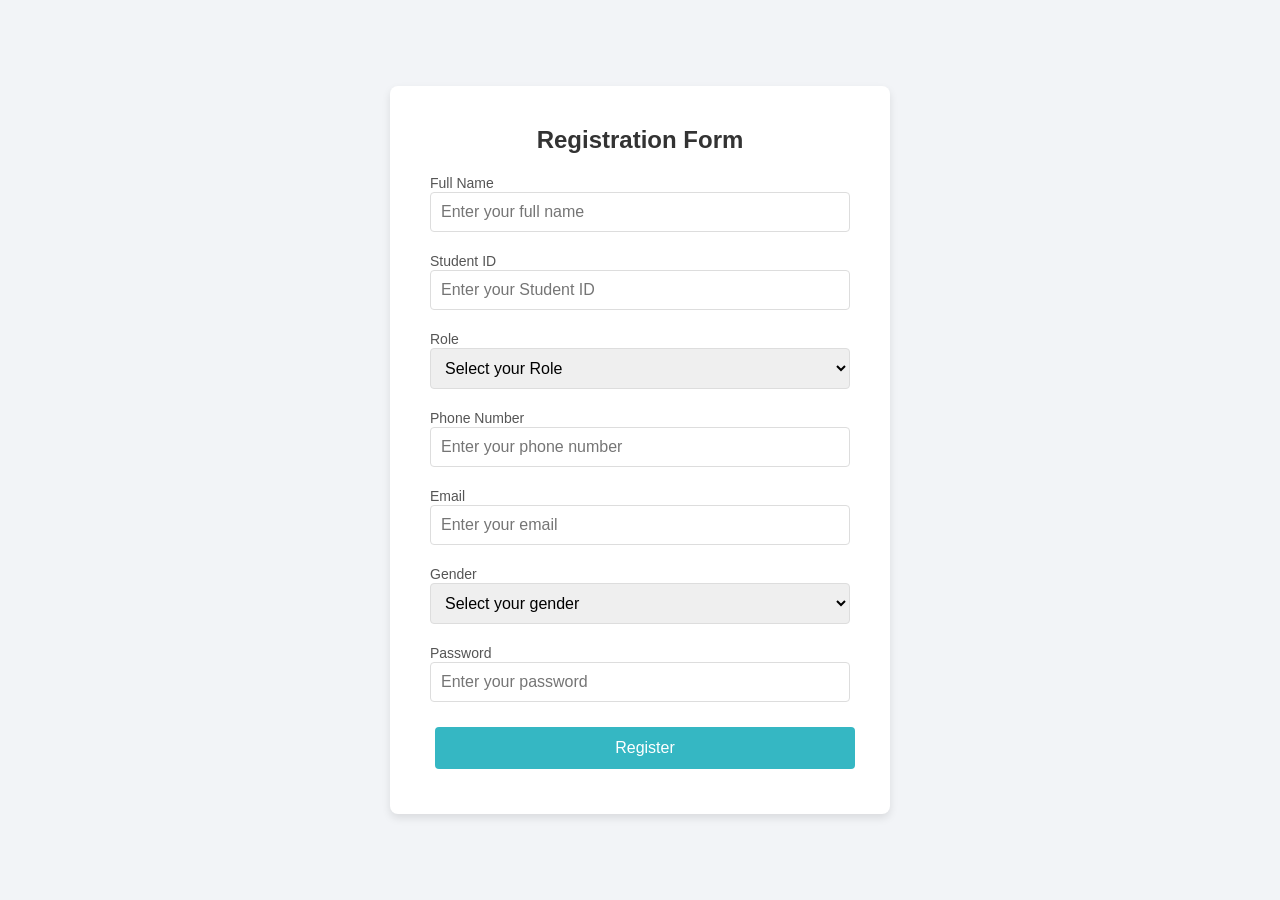
<file: backend/public/index.html>
<!DOCTYPE html>
<html lang="en">
<head>
    <meta charset="UTF-8">
    <meta name="viewport" content="width=device-width, initial-scale=1.0">
    <meta http-equiv="X-UA-Compatible" content="ie=edge">
    <title>Student Registration</title>
    <link rel="stylesheet" href="style.css">
</head>
<body>
    <div class="container">
        <div class="form-container">
            <h2>Registration Form</h2>
            <form action="/user/post" method="post" class="registration-form">
                <div class="input-group">
                    <label for="name">Full Name</label>
                    <input type="text" id="name" name="name" required placeholder="Enter your full name">
                </div>
                <div class="input-group">
                    <label for="studentID">Student ID</label>
                    <input type="text" id="studentID" name="studentID" required placeholder="Enter your Student ID">
                </div>
                <div class="input-group">
                    <label for="role">Role</label>
                    <select id="role" name="role" required>
                        <option value="" disabled selected>Select your Role</option>
                        <option value="admin">Admin</option>
                        <option value="student">Student</option>
                       
                    </select>
                </div>
                <div class="input-group">
                    <label for="phone">Phone Number</label>
                    <input type="tel" id="phone" name="phone" required placeholder="Enter your phone number">
                </div>
                <div class="input-group">
                    <label for="email">Email</label>
                    <input type="email" id="email" name="email" required placeholder="Enter your email">
                </div>
                <div class="input-group">
                    <label for="gender">Gender</label>
                    <select id="gender" name="gender" required>
                        <option value="" disabled selected>Select your gender</option>
                        <option value="male">Male</option>
                        <option value="female">Female</option>
                        <option value="other">Other</option>
                    </select>
                </div>
                <div class="input-group">
                    <label for="password">Password</label>
                    <input type="password" id="password" name="password" required placeholder="Enter your password">
                </div>
                <button type="submit" class="btn">Register</button>
            </form>
        </div>
    </div>

</body>
</html>
</file>
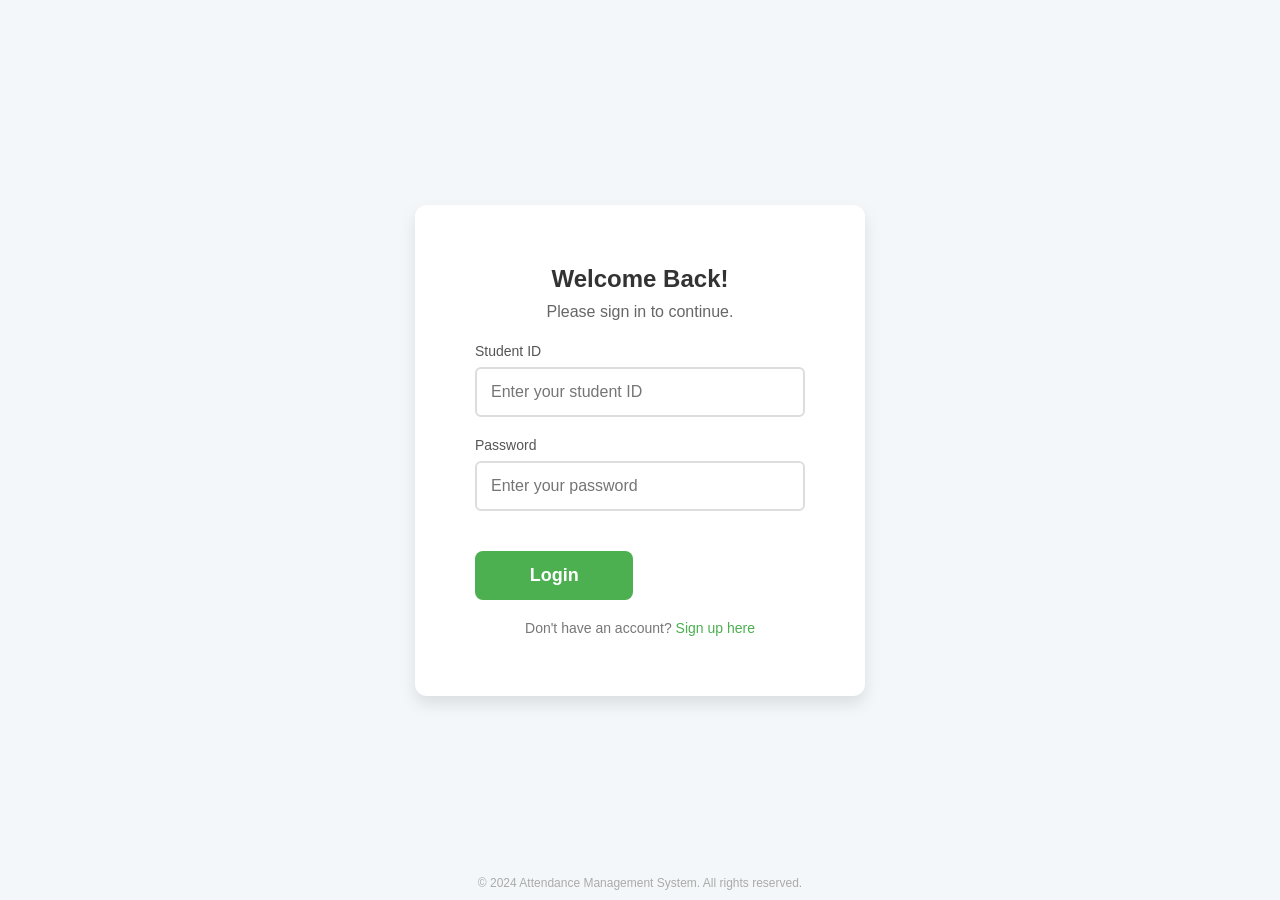
<file: backend/public/login.html>
<!DOCTYPE html>
<html lang="en">
  <head>
    <meta charset="UTF-8" />
    <meta name="viewport" content="width=device-width, initial-scale=1.0" />
    <meta http-equiv="X-UA-Compatible" content="ie=edge" />
    <title>Login - Attendance Management System</title>
    <style>
      * {
        margin: 0;
        padding: 0;
        box-sizing: border-box;
      }

      body {
        font-family: "Arial", sans-serif;
        background-color: #f4f7fa; /* White background */
        display: flex;
        justify-content: center;
        align-items: center;
        height: 100vh;
        color: #333;
      }

      .login-container {
        background: #fff;
        padding: 40px;
        border-radius: 12px;
        box-shadow: 0 8px 16px rgba(0, 0, 0, 0.1);
        width: 100%;
        max-width: 450px;
      }

      .login-box {
        text-align: center;
        padding: 20px;
      }

      h2 {
        color: #333;
        font-size: 32px;
        margin-bottom: 30px;
        font-weight: 700;
      }

      .input-group {
        margin-bottom: 20px;
        text-align: left;
      }

      label {
        font-size: 14px;
        color: #555;
        margin-bottom: 8px;
        display: block;
      }

      input {
        width: 100%;
        padding: 14px;
        font-size: 16px;
        color: #333;
        border: 2px solid #ddd;
        border-radius: 6px;
        outline: none;
        transition: all 0.3s ease;
      }

      input:focus {
        border-color: #4caf50; /* Green border on focus */
        box-shadow: 0 0 10px rgba(76, 175, 80, 0.5);
      }

      .btn {
        width: 100%;
        padding: 14px;
        font-size: 18px;
        font-weight: 600;
        color: #fff;
        background-color: #4caf50; /* Green background */
        border: none;
        border-radius: 8px;
        cursor: pointer;
        transition: all 0.3s ease;
        margin-top: 20px;
      }

      .btn:hover {
        background-color: #45a049;
        transform: translateY(-4px); /* Button lift effect */
      }

      .btn:active {
        background-color: #3e8e41;
        transform: translateY(0); /* Button click effect */
      }

      .btn:focus {
        outline: none;
      }

      .btn-group {
        display: flex;
        justify-content: space-between;
        gap: 10px;
      }

      .btn-group .btn {
        width: 48%; /* Adjust width for buttons side by side */
      }

      h2 {
        color: #333;
        font-size: 24px;
        font-weight: bold;
        text-align: center;
        margin-bottom: 10px;
      }

      #msg {
        color: #666;
        font-size: 16px;
        text-align: center;
        margin-top: 0;
        margin-bottom: 22px;
      }

      p {
        margin-top: 20px;
        font-size: 14px;
        color: #777;
      }

      a {
        color: #4caf50;
        text-decoration: none;
      }

      a:hover {
        text-decoration: underline;
      }

      .footer {
        position: absolute;
        bottom: 10px;
        left: 50%;
        transform: translateX(-50%);
        font-size: 12px;
        color: #aaa;
        text-align: center;
      }
    </style>
  </head>
  <body>
    <div class="login-container">
      <div class="login-box">
        <h2>Welcome Back!</h2>
        <p id="msg">Please sign in to continue.</p>
        <form action="/student/dashboard" method="POST">
          <div class="input-group">
            <label for="studentID">Student ID</label>
            <input
              type="text"
              id="studentID"
              name="studentID"
              required
              placeholder="Enter your student ID"
            />
          </div>
          <div class="input-group">
            <label for="password">Password</label>
            <input
              type="password"
              id="password"
              name="password"
              required
              placeholder="Enter your password"
            />
          </div>
          <div class="btn-group">
            <button type="submit" class="btn" id="submitBtn">Login</button>
          </div>
          <p>Don't have an account? <a href="index.html">Sign up here</a></p>
        </form>
      </div>
    </div>
    <div class="footer">
      &copy; 2024 Attendance Management System. All rights reserved.
    </div>
  </body>
</html>
</file>
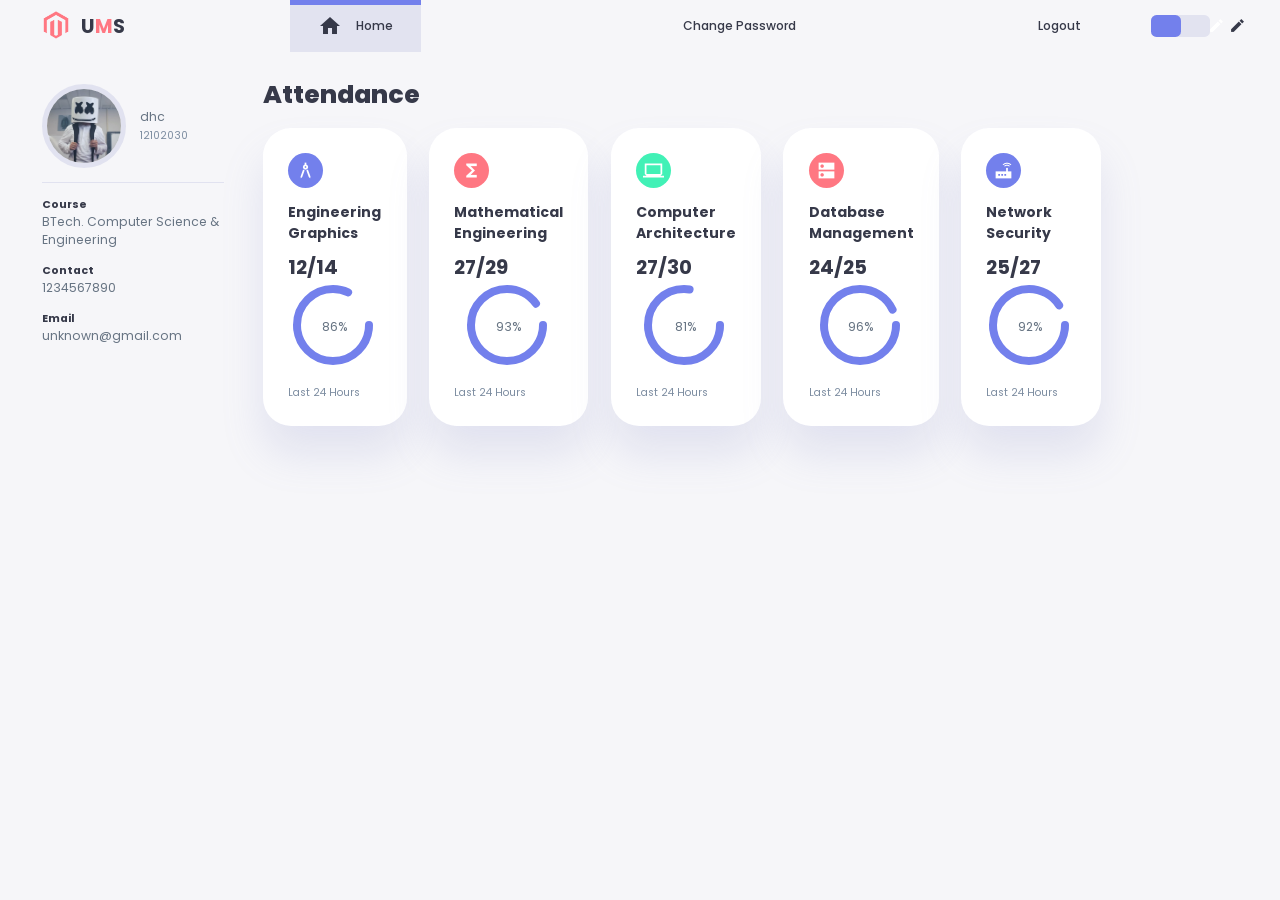
<file: backend/public/studentDash.html>
<!DOCTYPE html>
<html lang="en">
<head>
    <meta charset="UTF-8">
    <meta http-equiv="X-UA-Compatible" content="IE=edge">
    <meta name="viewport" content="width=device-width, initial-scale=1.0">
    <title>Student Dashboard</title>
    <link rel="shortcut icon" href="./images/logo.png">
    <link href="https://fonts.googleapis.com/icon?family=Material+Icons+Sharp" rel="stylesheet">
    <link rel="stylesheet" href="styles.css">
</head>
<body>
    <header>
        <div class="logo" title="University Management System">
            <img src="./images/logo.png" alt="">
            <h2>U<span class="danger">M</span>S</h2>
        </div>
        <div class="navbar">
            <a href="./studentDash.html" class="active">
                <span class="material-icons-sharp">home</span>
                <h3>Home</h3>
            </a>
            <!-- <a href="timetable.html" onclick="timeTableAll()">
                <span class="material-icons-sharp">today</span>
                <h3>Time Table</h3>
            </a> 
            <a href="exam.html">
                <span class="material-icons-sharp">grid_view</span>
                <h3>Examination</h3>
            </a> -->
            <a href="password.html">
                <span class="material-icons-sharp">password</span>
                <h3>Change Password</h3>
            </a>
            <a href="./login.html">
                <span class="material-icons-sharp" onclick="">logout</span>
                <h3>Logout</h3>
            </a>
        </div>
        <div id="profile-btn">
            <span class="material-icons-sharp">person</span>
        </div>
        <div class="theme-toggler">
            <span class="material-icons-sharp active">light_mode</span>
            <span class="material-icons-sharp">dark_mode</span>
        </div>
        
    </header>
    <div class="container">
        <aside>
            <div class="profile">
                <div class="top">
                    <div class="profile-photo">
                        <img src="./images/profile-1.jpg" alt="">
                    </div>
                    <div class="info">
                        <p id="name">dhc</p>
                        <small class="text-muted">12102030</small>
                    </div>
                </div>
                <div class="about">
                    <h5>Course</h5>
                    <p>BTech. Computer Science & Engineering</p>
                    <h5>Contact</h5>
                    <p>1234567890</p>
                    <h5>Email</h5>
                    <p>unknown@gmail.com</p>
                </div>
            </div>
        </aside>

        <main>
            <h1>Attendance</h1>
            <div class="subjects">
                <div class="eg">
                    <span class="material-icons-sharp">architecture</span>
                    <h3>Engineering Graphics</h3>
                    <h2>12/14</h2>
                    <div class="progress">
                        <svg><circle cx="38" cy="38" r="36"></circle></svg>
                        <div class="number"><p>86%</p></div>
                    </div>
                    <small class="text-muted">Last 24 Hours</small>
                </div>
                <div class="mth">
                    <span class="material-icons-sharp">functions</span>
                    <h3>Mathematical Engineering</h3>
                    <h2>27/29</h2>
                    <div class="progress">
                        <svg><circle cx="38" cy="38" r="36"></circle></svg>
                        <div class="number"><p>93%</p></div>
                    </div>
                    <small class="text-muted">Last 24 Hours</small>
                </div>
                <div class="cs">
                    <span class="material-icons-sharp">computer</span>
                    <h3>Computer Architecture</h3>
                    <h2>27/30</h2>
                    <div class="progress">
                        <svg><circle cx="38" cy="38" r="36"></circle></svg>
                        <div class="number"><p>81%</p></div>
                    </div>
                    <small class="text-muted">Last 24 Hours</small>
                </div>
                <div class="cg">
                    <span class="material-icons-sharp">dns</span>
                    <h3>Database Management</h3>
                    <h2>24/25</h2>
                    <div class="progress">
                        <svg><circle cx="38" cy="38" r="36"></circle></svg>
                        <div class="number"><p>96%</p></div>
                    </div>
                    <small class="text-muted">Last 24 Hours</small>
                </div>
                <div class="net">
                    <span class="material-icons-sharp">router</span>
                    <h3>Network Security</h3>
                    <h2>25/27</h2>
                    <div class="progress">
                        <svg><circle cx="38" cy="38" r="36"></circle></svg>
                        <div class="number"><p>92%</p></div>
                    </div>
                    <small class="text-muted">Last 24 Hours</small>
                </div>
            </div>

            <!-- <div class="timetable" id="timetable">
                <div>
                    <span id="prevDay">&lt;</span>
                    <h2>Today's Timetable</h2>
                    <span id="nextDay">&gt;</span>
                </div>
                <span class="closeBtn" onclick="timeTableAll()">X</span>
                <table>
                    <thead>
                        <tr>
                            <th>Time</th>
                            <th>Room No.</th>
                            <th>Subject</th>
                            <th></th>
                        </tr>
                    </thead>
                    <tbody></tbody>
                </table>
            </div> -->
        </main>

        <!-- <div class="right">
            <div class="announcements">
                <h2>Announcements</h2>
                <div class="updates">
                    <div class="message">
                        <p> <b>Academic</b> Summer training internship with Live Projects.</p>
                        <small class="text-muted">2 Minutes Ago</small>
                    </div>
                    <div class="message">
                        <p> <b>Co-curricular</b> Global internship oportunity by Student organization.</p>
                        <small class="text-muted">10 Minutes Ago</small>
                    </div>
                    <div class="message">
                        <p> <b>Examination</b> Instructions for Mid Term Examination.</p>
                        <small class="text-muted">Yesterday</small>
                    </div>
                </div>
            </div>

            <div class="leaves">
                <h2>Teachers on leave</h2>
                <div class="teacher">
                    <div class="profile-photo"><img src="./images/profile-2.jpeg" alt=""></div>
                    <div class="info">
                        <h3>The Professor</h3>
                        <small class="text-muted">Full Day</small>
                    </div>
                </div>
                <div class="teacher">
                    <div class="profile-photo"><img src="./images/profile-3.jpg" alt=""></div>
                    <div class="info">
                        <h3>Lisa Manobal</h3>
                        <small class="text-muted">Half Day</small>
                    </div>
                </div>
                <div class="teacher">
                    <div class="profile-photo"><img src="./images/profile-4.jpg" alt=""></div>
                    <div class="info">
                        <h3>Himanshu Jindal</h3>
                        <small class="text-muted">Full Day</small>
                    </div>
                </div>
            </div>

        </div> -->
    </div>
</body>
</html>
</file>
<file: backend/public/style.css>
/* Reset and Global Styles */
* {
    margin: 0;
    padding: 0;
    box-sizing: border-box;
}

body {
    font-family: Arial, sans-serif;
    background-color: #f0f4f7;
    display: flex;
    justify-content: center;
    align-items: center;
    height: 100vh;
}

.container {
    width: 100%;
    display: flex;
    justify-content: center;
    align-items: center;
}

.form-container {
    background-color: #fff;
    padding: 40px;
    border-radius: 8px;
    box-shadow: 0 4px 8px rgba(0, 0, 0, 0.1);
    width: 100%;
    max-width: 500px;
}

h2 {
    text-align: center;
    margin-bottom: 20px;
    color: #333;
}

.registration-form {
    display: flex;
    flex-direction: column;
}

.input-group {
    margin-bottom: 20px;
}

label {
    font-size: 14px;
    color: #555;
    margin-bottom: 5px;
}

input, select {
    padding: 10px;
    font-size: 16px;
    border: 1px solid #ddd;
    border-radius: 4px;
    width: 100%;
}

input:focus, select:focus {
    border-color: #0066cc;
    outline: none;
}

.btn {
    background-color: #0066cc;
    color: white;
    padding: 12px;
    border: none;
    border-radius: 4px;
    font-size: 16px;
    cursor: pointer;
    width: 100%;
}

.btn:hover {
    background-color: #005bb5;
}

/* Reset and Global Styles */
* {
    margin: 0;
    padding: 0;
    box-sizing: border-box;
}

body {
    font-family: Arial, sans-serif;
    background-color: #f2f4f7;
    display: flex;
    justify-content: center;
    align-items: center;
    height: 100vh;
}

.login-container {
    width: 100%;
    display: flex;
    justify-content: center;
    align-items: center;
}

.login-box {
    background-color: #fff;
    padding: 40px;
    border-radius: 8px;
    box-shadow: 0 4px 8px rgba(0, 0, 0, 0.1);
    width: 100%;
    max-width: 400px;
}

h2 {
    text-align: center;
    margin-bottom: 20px;
    color: #333;
}

.login-form {
    display: flex;
    flex-direction: column;
}

.input-group {
    margin-bottom: 20px;
}

label {
    font-size: 14px;
    color: #555;
    margin-bottom: 5px;
}

input {
    padding: 10px;
    font-size: 16px;
    border: 1px solid #ddd;
    border-radius: 4px;
    width: 100%;
}

input:focus {
    border-color: #0066cc;
    outline: none;
}

.btn {
    background-color: #35b7c3;
    color: white;
    padding: 12px;
    border: none;
    border-radius: 4px;
    font-size: 16px;
    cursor: pointer;
    width: 100%;
    margin: 5px;
}

.btn:hover {
    background-color: #005bb5;
}

p {
    text-align: center;
    margin-top: 15px;
}

p a {
    color: #0066cc;
    text-decoration: none;
}

p a:hover {
    text-decoration: underline;
}
.login{
    display: flex;
}
</file>
<file: backend/public/styles.css>
@import url('https://fonts.googleapis.com/css2?family=Cairo:wght@200;300;400;500;600;700;800;900&family=Poppins:wght@300;400;500;600;700;800&display=swap');

:root{
    --color-primary: #7380ec;
    --color-danger: #ff7782;
    --color-success: #41f1b6;
    --color-warning: #ffbb55;
    --color-white: #fff;
    --color-info: #7d8da1;
    --color-dark: #363949;
    --color-light: rgba(132, 139, 200, 0.18);
    --color-dark-varient: #677483;
    --color-background: #f6f6f9;
    
    --card-border-radius: 2rem;
    --border-radius-1: 0.4rem;
    --border-radius-2: 1.2rem;

    --card-padding: 1.8rem;
    --box-shadow: 0 2rem 3rem var(--color-light)    
}

.dark-theme{
    --color-background: #181a1e;
    --color-white: #202528;
    --color-dark: #edeffd;
    --color-dark-varient: #a3bdcc;
    --color-light: rgba(0,0,0,0.4);
    --box-shadow: 0 2rem 3rem var(--color-light)
}


*{
    margin:0;
    padding: 0;
    text-decoration: none;
    list-style: none;
    box-sizing: border-box;
}

html{
    font-size: 14px;
    scroll-behavior: smooth;
}
body{
    font-family: 'Poppins', sans-serif;
    font-size: .88rem;
    background: var(--color-background);
    user-select: none;
    overflow-x: hidden;
    color: var(--color-dark);
}
*{
    color: var(--color-dark);
}
img{
    display: block;
    width: 100%;
}
h1{
    font-weight: 800;
    font-size: 1.8rem;
}
h2{font-size: 1.4rem;}
h3{font-size: .87rem;}
h4{font-size: .8rem;}
h5{font-size: .77rem;}
small{font-size: .75rem;}

.text-muted{color: var(--color-info);}
p{color: var(--color-dark-varient);}
b{color: var(--color-dark);}

.primary{color: var(--color-primary);}
.danger{color: var(--color-danger);}
.success{color: var(--color-success)}
.warning{color: var(--color-warning);}

.container{
    position: relative;
    display: grid;
    width: 93%;
    margin: 0 3rem;
    gap: 1.8rem;
    grid-template-columns: 14rem auto 23rem;
    padding-top: 4rem;
}
header h3{font-weight: 500;} 
header{
    position: fixed;
    width: 100vw;
    z-index: 1000;
    background-color: var(--color-background);
}
header.active{box-shadow: var(--box-shadow);}
header .logo{
    display: flex;
    gap: .8rem;
    margin-right: auto;
}
header .logo img{
    width: 2rem;
    height: 2rem;
}

header,
header .navbar{
    display: flex;
    align-items: center;
    justify-content: flex-end;
    padding: 0 3rem;
    color: var(--color-info);
}
header .navbar a{
    display: flex;
    margin-left: 2rem;
    gap: 1rem;
    align-items: center;
    justify-content: space-between;
    position: relative;
    height: 3.7rem;
    transition: all 300ms ease;
    padding: 0 2rem;
}
header .navbar a:hover {
    padding-top: 1.5rem;
}
header .navbar a.active{
    background: var(--color-light);
    color: var(--color-primary);
}
header .navbar a.active::before{
    content: "";
    background-color: var(--color-primary);
    position: absolute;
    height: 5px;
    width: 100%;
    left: 0;top: 0;
}
header #profile-btn{
    display: none;
    font-size: 2rem;
    margin: .5rem 2rem 0 0;
    cursor: pointer;
}
header .theme-toggler{
    background: var(--color-light);
    display: flex;
    justify-content: space-between;
    align-items: center;
    height: 1.6rem;
    width: 4.2rem;
    cursor: pointer;
    border-radius: var(--border-radius-1);
    margin-right: 2rem;
}
header .theme-toggler span{
    font-size: 1.2rem;
    width: 50%;
    height: 100%;
    display: flex;
    align-items: center;
    justify-content: center;
}
header .theme-toggler span.active{
    background-color: var(--color-primary);
    color: white;
    border-radius: var(--border-radius-1);
}

/* Profile section  */
aside .profile{
    margin-top: 2rem;
    width: 13rem;
    position: fixed;
}
aside .profile .top{
    display: flex;
    align-items: center;
    gap: 1rem;
    border-bottom: 1px solid var(--color-light);
    padding-bottom: 1rem;
}
aside .profile .top:hover .profile-photo{
    scale: 1.05;
}
aside .profile .top .profile-photo{
    width: 6rem;
    height: 6rem;
    border-radius: 50%;
    overflow: hidden;
    border: 5px solid var(--color-light);
    transition: all 400ms ease;
}
aside .profile .about p{
    padding-bottom: 1rem;
}
aside .profile .about{
    margin-top: 1rem;
}

/* Home Section  */
main{
    position: relative;
    margin-top: 1.4rem;
}
main .subjects{
    display: grid;
    grid-template-columns: repeat(5, 1fr);
    gap: 1.6rem;
}

main .subjects > div{
    background-color: var(--color-white);
    padding: var(--card-padding);
    border-radius: var(--card-border-radius);
    margin-top: 1rem;
    box-shadow: var(--box-shadow);
    transition: all 300ms ease;
}
main .subjects > div:hover{
    box-shadow: none;
}
main .subjects > div span{
    background-color: var(--color-primary);
    padding: .5rem;
    border-radius: 50%;
    color: var(--color-white);
    font-size: 1.5rem;
}
main .subjects > div.mth span,main .subjects > div.cg span{background: var(--color-danger);}
main .subjects > div.cs span{background: var(--color-success);}

main .subjects h3{
    margin: 1rem 0 0.6rem;
    font-size: 1rem;
}
main .subjects .progress{
    position: relative;
    width: 89px;
    height: 89px;
    border-radius: 50%;
    margin: auto;
}
main .subjects svg circle{
    fill: none;
    stroke: var(--color-primary);
    stroke-width: 8;
    stroke-linecap: round;
    transform: translate(5px, 5px);
    stroke-dasharray: 110;
    stroke-dashoffset: 92;
}
main .subjects .eg svg circle{
    stroke-dashoffset: 25;
    stroke-dasharray: 210;
}
main .subjects .mth svg circle{
    stroke-dashoffset: 7;
    stroke-dasharray: 210;
}
main .subjects .cs svg circle{
    stroke-dashoffset: 35;
    stroke-dasharray: 210;
}
main .subjects .cg svg circle{
    stroke-dashoffset: 0;
    stroke-dasharray: 210;
}
main .subjects .net svg circle{
    stroke-dashoffset: 5;
    stroke-dasharray: 210;
}
main .subjects .progress .number{
    position: absolute;
    top: 0;left: 0;
    height: 100%;
    width: 100%;
    display: flex;
    justify-content: center;
    align-items: center;
}
main .subjects small{
    margin-top: 1rem;
    display: block;
}
main .timetable{
    margin-top: 2rem;
}
main .timetable h2{
    margin-bottom: .8rem;
}
main .timetable table{
    background-color: var(--color-white);
    width: 100%;
    border-radius: var(--card-border-radius);
    padding: var(--card-padding);
    text-align: center;
    box-shadow: var(--box-shadow);
    transition: all 300ms ease;
}
main .timetable span{display: none;}
main .timetable table:hover{box-shadow: none;}
main table tbody td{
    height: 2.8rem;
    border-bottom: 1px solid var(--color-light);
    color: var(--color-dark-varient);
}
main table tbody tr:last-child td{border: none;}

main .timetable.active{
    width: 100%;
    height: 100vh;
    position: fixed;
    top: 0;left: 0;
    display: flex;
    flex-direction: column;
    align-items: center;
    justify-content: center;
}
main .timetable.active h2{
    color: var(--color-dark);
}
main .timetable.active table{
    width: 90%;
    max-width: 1000px;
    position: relative;
}
main .timetable.active span{
    display: block;
    font-size: 2rem;
    color: var(--color-dark);
    cursor: pointer;
}
.timetable div{
    position: relative;
    width: 50%;
    display: flex;
    align-items: center;
    justify-content: space-between;
}
main .timetable.active .closeBtn{
    position: absolute;
    top: 5%;right: 5%;
}


/* Right  */
.right{margin-top: 2.2rem;padding-left: 1.5rem;}

.right .announcements h2{margin-bottom: .8rem;}
.right .announcements .updates{
    background-color: var(--color-white);
    padding: var(--card-padding);
    border-radius: var(--card-border-radius);
    box-shadow: var(--box-shadow);
    transition: all 300ms ease;
}
.right .announcements .updates:hover{box-shadow: none;}
.right .announcements .updates .message{
    gap: 1rem;
    line-height: 1.5;
    padding: .5rem 0;
}

/* Teachers on leave  */
.right .leaves{margin-top: 2rem;}
.right .leaves h2{margin-bottom: .8rem;}
.right .leaves .teacher{
    background: var(--color-white);
    display: flex;
    align-items: center;
    gap: 1rem;
    margin-bottom: .7rem;
    padding: 1.4rem var(--card-padding);
    border-radius: var(--border-radius-2);
    transition: all 300ms ease;
    box-shadow: var(--box-shadow);
}
.right .profile-photo{
    width: 2.5rem;
    height: 2.5rem;
    border-radius: 50%;
    overflow: hidden;
}
.right .leaves .teacher:hover{box-shadow: none;}





/* MEDIA QUERIES  */
@media screen and (max-width: 1200px) {
    html{font-size: 12px;}
    .container{
        grid-template-columns: 13rem auto 20rem;
    }
    header{position: fixed;}
    .container{padding-top: 4rem;}
    header .logo h2{display: none;}
    header .navbar h3{display: none;}
    header .navbar a{width: 4.5rem; padding: 0 1rem;}

    main .subjects{
        grid-template-columns: repeat(2, 1fr);
        gap: 1;
    }
    main .timetable{
        width: 150%;
        position: absolute;
        padding: 4rem 0 0 0;
    }
}


@media screen and (max-width: 768px){
    html{font-size: 10px;}
    header{padding: 0 .8rem;}
    .container{width: 100%; grid-template-columns: 1fr;margin: 0;}
    header #profile-btn{display: inline;}
    header .navbar{padding: 0;}
    header .navbar a{margin: 0 .5rem 0 0;}
    header .theme-toggler{margin: 0;}
    aside{
        position: absolute;
        top: 4rem;left: 0;right: 0;
        background-color: var(--color-white);
        padding-left: 2rem;
        transform: translateX(-100%);
        z-index: 10;
        width:18rem;
        height: 100%;
        box-shadow: 1rem 3rem 4rem var(--color-light);
        transition: all 2s ease;
    }
    aside.active{
        transform: translateX(0);
    }
    main{padding: 0 2rem;}
    main .timetable{
        position: relative;
        margin: 3rem 0 0 0;
        width: 100%;
    }
    main .timetable table{
        width: 100%;
        margin: 0;
    }
    .right{
        width: 100%;
        padding: 2rem;
    }
}
</file>
